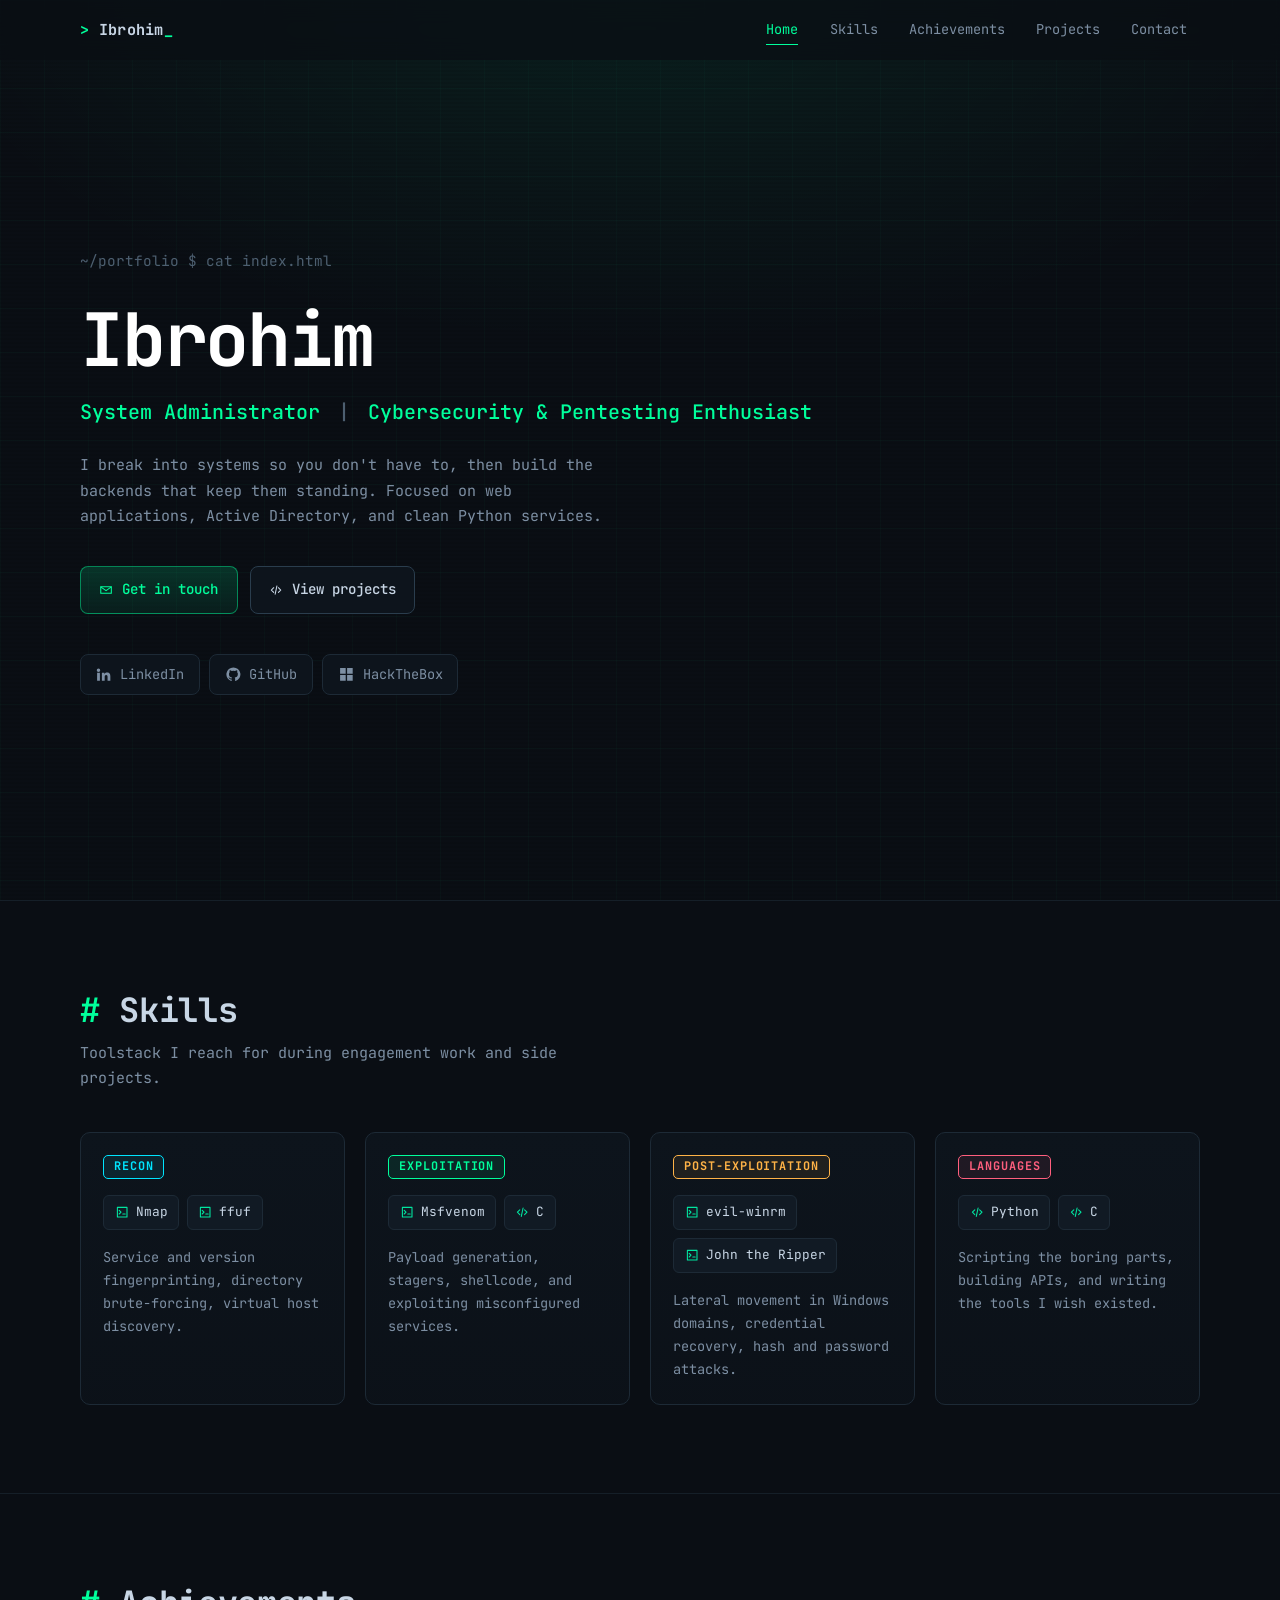
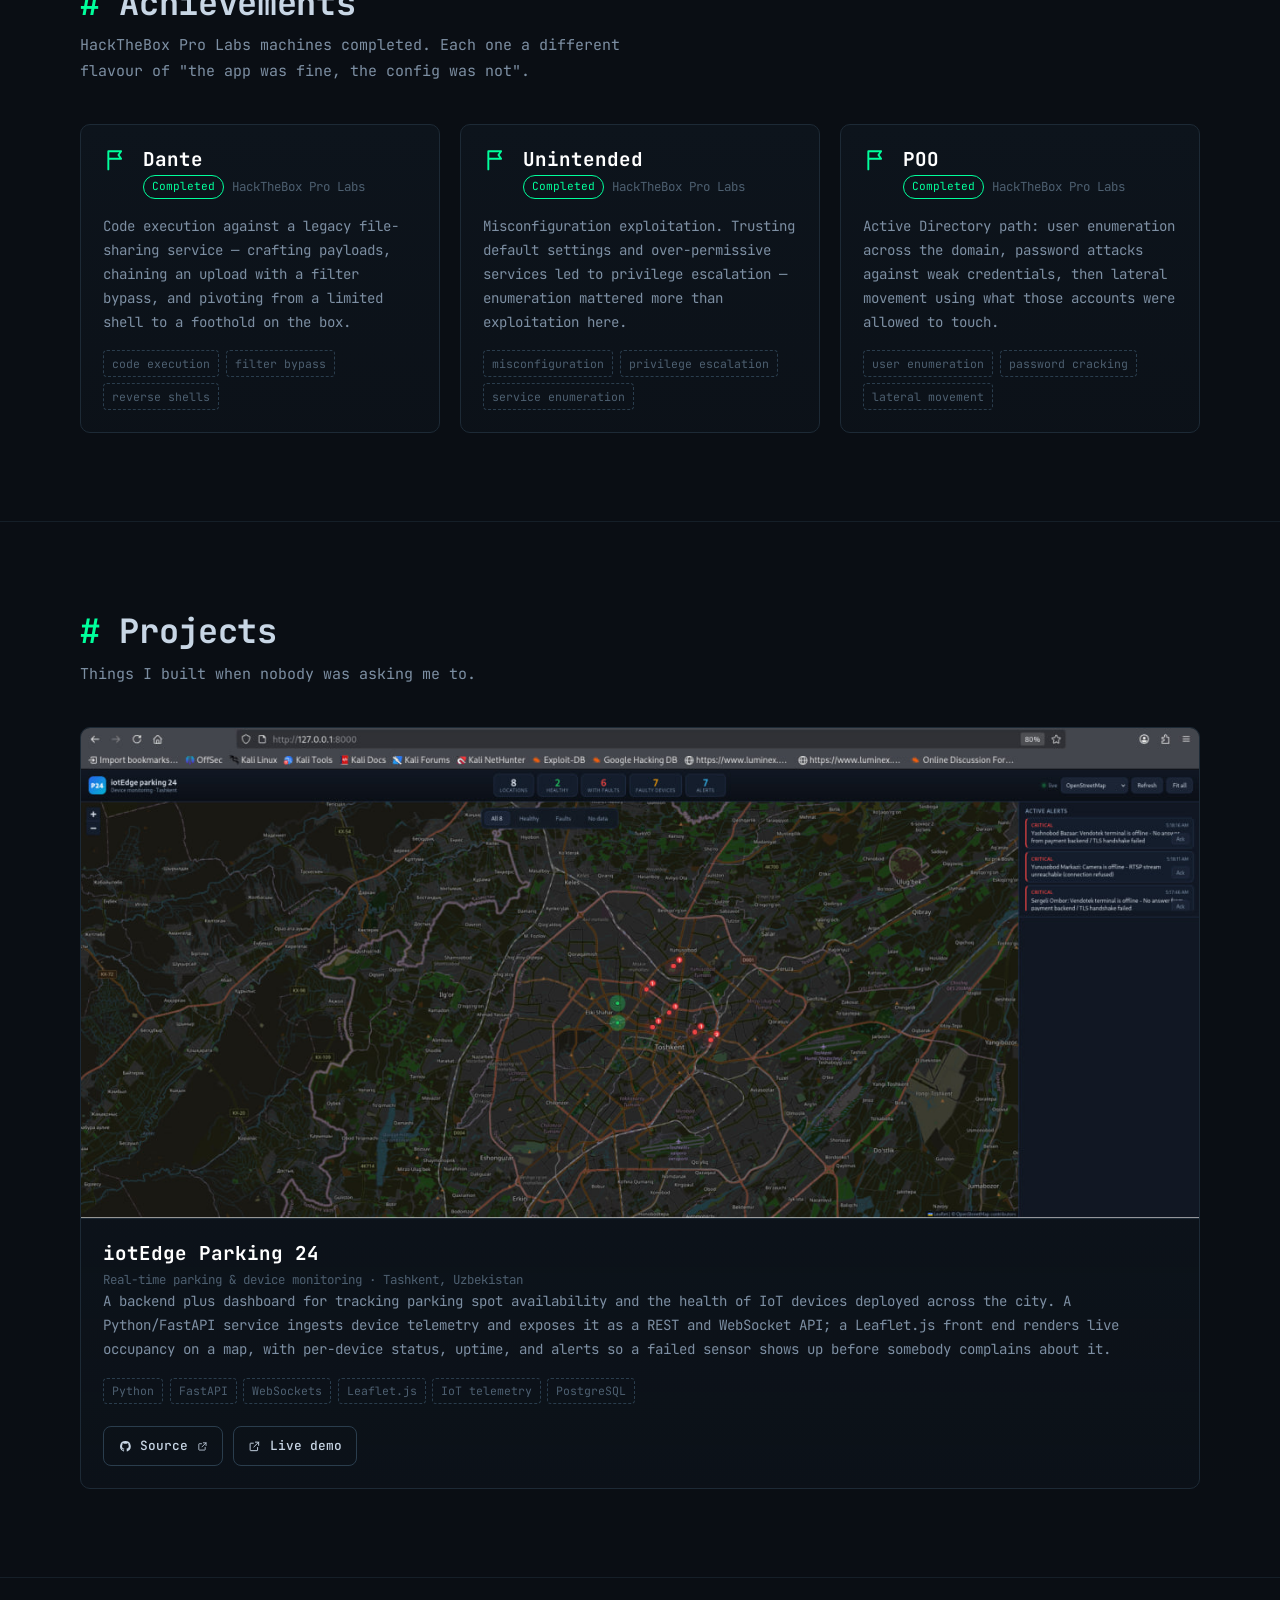
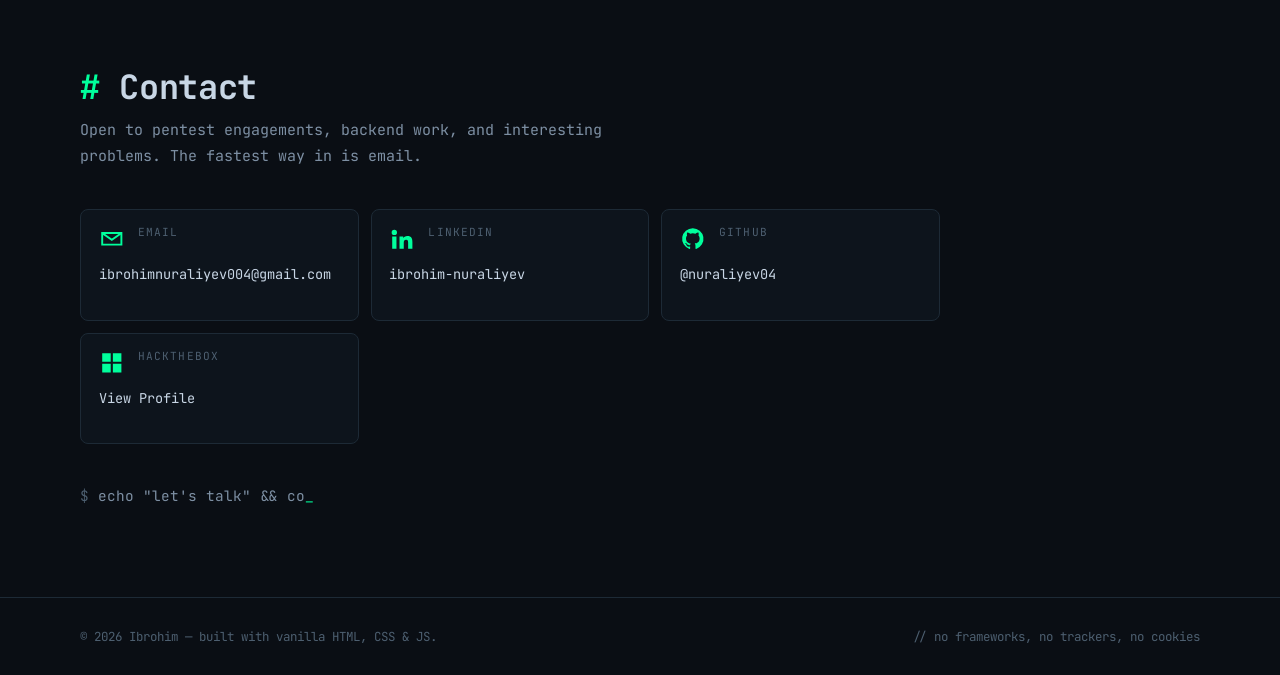
<file: index.html>
<!DOCTYPE html>
<html lang="en">
<head>
<meta charset="UTF-8">
<meta name="viewport" content="width=device-width, initial-scale=1">
<title>Ibrohim — System Administrator | Cybersecurity &amp; Pentesting Enthusiast</title>
<meta name="description" content="Portfolio of a System Administrator &amp; cybersecurity enthusiast focused on pentesting and backend development. HackTheBox Pro Labs: Dante, Unintended, POO.">
<meta name="theme-color" content="#0a0e14">
<link rel="icon" href="assets/favicon.svg" type="image/svg+xml">
<link rel="preconnect" href="https://fonts.googleapis.com">
<link rel="preconnect" href="https://fonts.gstatic.com" crossorigin>
<link rel="stylesheet" href="https://fonts.googleapis.com/css2?family=JetBrains+Mono:wght@400;500;700&display=swap">
<link rel="stylesheet" href="style.css">
</head>
<body>

<a class="skip-link" href="#hero">Skip to content</a>

<!-- ===== Icon sprite (inline, no external icon font) ===== -->
<svg class="sprite" aria-hidden="true" focusable="false" xmlns="http://www.w3.org/2000/svg">
  <symbol id="i-linkedin" viewBox="0 0 24 24"><path fill="currentColor" d="M4.98 3.5A2.5 2.5 0 1 0 5 8.5a2.5 2.5 0 0 0-.02-5zM3 9.75h4v11.5H3v-11.5zm6.5 0h3.83v1.57h.06c.53-.95 1.83-1.96 3.77-1.96 4.03 0 4.78 2.5 4.78 5.76v6.13h-4v-5.44c0-1.3-.02-2.97-1.9-2.97-1.9 0-2.2 1.4-2.2 2.88v5.53h-3.99v-11.5z"/></symbol>
  <symbol id="i-github" viewBox="0 0 24 24"><path fill="currentColor" d="M12 2a10 10 0 0 0-3.16 19.49c.5.09.68-.22.68-.48v-1.7c-2.78.6-3.37-1.34-3.37-1.34-.45-1.16-1.11-1.47-1.11-1.47-.91-.62.07-.6.07-.6 1 .07 1.53 1.03 1.53 1.03.9 1.53 2.34 1.09 2.91.83.09-.65.35-1.09.63-1.34-2.22-.25-4.55-1.11-4.55-4.94 0-1.09.39-1.98 1.03-2.68-.1-.25-.45-1.27.1-2.65 0 0 .84-.27 2.75 1.02a9.5 9.5 0 0 1 5 0c1.91-1.29 2.75-1.02 2.75-1.02.55 1.38.2 2.4.1 2.65.64.7 1.03 1.59 1.03 2.68 0 3.84-2.34 4.68-4.57 4.93.36.31.68.92.68 1.85v2.74c0 .27.18.58.69.48A10 10 0 0 0 12 2z"/></symbol>
  <symbol id="i-htb" viewBox="0 0 24 24"><path fill="currentColor" d="M3 3h8v8H3V3zm10 0h8v8h-8V3zM3 13h8v8H3v-8zm10 0h8v8h-8v-8z"/></symbol>
  <symbol id="i-mail" viewBox="0 0 24 24"><path fill="none" stroke="currentColor" stroke-width="1.8" d="M3 6.5h18v11H3z"/><path fill="none" stroke="currentColor" stroke-width="1.8" stroke-linecap="round" d="m3.5 7 8.5 6 8.5-6"/></symbol>
  <symbol id="i-terminal" viewBox="0 0 24 24"><path fill="none" stroke="currentColor" stroke-width="1.8" stroke-linecap="round" stroke-linejoin="round" d="M4 4h16v16H4zM7 9l3 3-3 3m6 0h4"/></symbol>
  <symbol id="i-flag" viewBox="0 0 24 24"><path fill="none" stroke="currentColor" stroke-width="1.8" stroke-linecap="round" stroke-linejoin="round" d="M5 21V4m0 0h12l-2.5 3.5L17 11H5"/></symbol>
  <symbol id="i-code" viewBox="0 0 24 24"><path fill="none" stroke="currentColor" stroke-width="1.8" stroke-linecap="round" stroke-linejoin="round" d="m8 8-4 4 4 4m8-8 4 4-4 4M13.5 5l-3 14"/></symbol>
  <symbol id="i-external" viewBox="0 0 24 24"><path fill="none" stroke="currentColor" stroke-width="1.8" stroke-linecap="round" stroke-linejoin="round" d="M14 4h6v6M20 4l-9 9M18 14v5a1 1 0 0 1-1 1H5a1 1 0 0 1-1-1V7a1 1 0 0 1 1-1h5"/></symbol>
  <symbol id="i-menu" viewBox="0 0 24 24"><path fill="none" stroke="currentColor" stroke-width="2" stroke-linecap="round" d="M4 7h16M4 12h16M4 17h16"/></symbol>
  <symbol id="i-close" viewBox="0 0 24 24"><path fill="none" stroke="currentColor" stroke-width="2" stroke-linecap="round" d="m6 6 12 12M18 6 6 18"/></symbol>
</svg>

<!-- ===== Nav ===== -->
<header class="nav" id="nav">
  <div class="nav__inner">
    <a class="nav__brand" href="#hero">
      <span class="nav__prompt">&gt;</span> Ibrohim<span class="caret">_</span>
    </a>

    <button class="nav__toggle" id="navToggle" aria-expanded="false" aria-controls="navMenu" aria-label="Open menu">
      <svg class="icon icon--menu" aria-hidden="true"><use href="#i-menu"/></svg>
      <svg class="icon icon--close" aria-hidden="true"><use href="#i-close"/></svg>
    </button>

    <nav class="nav__menu" id="navMenu" aria-label="Main">
      <ul>
        <li><a href="#hero" data-nav>Home</a></li>
        <li><a href="#skills" data-nav>Skills</a></li>
        <li><a href="#achievements" data-nav>Achievements</a></li>
        <li><a href="#projects" data-nav>Projects</a></li>
        <li><a href="#contact" data-nav>Contact</a></li>
      </ul>
    </nav>
  </div>
</header>

<main>

<!-- ===== Hero ===== -->
<section id="hero" class="hero section" aria-labelledby="hero-name">
  <div class="wrap">
    <p class="hero__pre" data-boot>~/portfolio <span class="dim">$</span> <span id="bootLine">whoami</span></p>

    <h1 id="hero-name" class="hero__name glitch" data-text="Ibrohim" data-boot>Ibrohim</h1>

    <p class="hero__title" data-boot>System Administrator <span class="sep">|</span> Cybersecurity &amp; Pentesting Enthusiast</p>

    <p class="hero__tagline" data-boot>
      I break into systems so you don't have to, then build the backends that keep them standing.
      Focused on web applications, Active Directory, and clean Python services.
    </p>

    <div class="hero__actions" data-boot>
      <a class="btn btn--primary" href="#contact">
        <svg class="icon" aria-hidden="true"><use href="#i-mail"/></svg> Get in touch
      </a>
      <a class="btn" href="#projects">
        <svg class="icon" aria-hidden="true"><use href="#i-code"/></svg> View projects
      </a>
    </div>

    <ul class="socials" data-boot>
      <li>
        <a href="https://www.linkedin.com/in/ibrohim-nuraliyev-58aa7a35a/" aria-label="LinkedIn profile">
          <svg class="icon" aria-hidden="true"><use href="#i-linkedin"/></svg>
          <span>LinkedIn</span>
        </a>
      </li>
      <li>
        <a href="https://github.com/nuraliyev04" aria-label="GitHub profile">
          <svg class="icon" aria-hidden="true"><use href="#i-github"/></svg>
          <span>GitHub</span>
        </a>
      </li>
      <li>
        <a href="https://profile.hackthebox.com/profile/019de9fd-64a2-70fb-9017-1d0ecbb6c9e6" aria-label="HackTheBox profile">
          <svg class="icon" aria-hidden="true"><use href="#i-htb"/></svg>
          <span>HackTheBox</span>
        </a>
      </li>
    </ul>
  </div>

  <div class="hero__scanline" aria-hidden="true"></div>
</section>

<!-- ===== Skills ===== -->
<section id="skills" class="section" aria-labelledby="skills-h">
  <div class="wrap">
    <h2 class="section__title reveal"><span class="section__hash">#</span> <span id="skills-h">Skills</span></h2>
    <p class="section__lead reveal">Toolstack I reach for during engagement work and side projects.</p>

    <div class="grid grid--skills">

      <article class="card reveal">
        <h3 class="card__title"><span class="chip chip--recon">Recon</span></h3>
        <ul class="badges">
          <li class="badge"><svg class="icon" aria-hidden="true"><use href="#i-terminal"/></svg> Nmap</li>
          <li class="badge"><svg class="icon" aria-hidden="true"><use href="#i-terminal"/></svg> ffuf</li>
        </ul>
        <p class="card__note">Service and version fingerprinting, directory brute-forcing, virtual host discovery.</p>
      </article>

      <article class="card reveal">
        <h3 class="card__title"><span class="chip chip--exploit">Exploitation</span></h3>
        <ul class="badges">
          <li class="badge"><svg class="icon" aria-hidden="true"><use href="#i-terminal"/></svg> Msfvenom</li>
          <li class="badge"><svg class="icon" aria-hidden="true"><use href="#i-code"/></svg> C</li>
        </ul>
        <p class="card__note">Payload generation, stagers, shellcode, and exploiting misconfigured services.</p>
      </article>

      <article class="card reveal">
        <h3 class="card__title"><span class="chip chip--post">Post-exploitation</span></h3>
        <ul class="badges">
          <li class="badge"><svg class="icon" aria-hidden="true"><use href="#i-terminal"/></svg> evil-winrm</li>
          <li class="badge"><svg class="icon" aria-hidden="true"><use href="#i-terminal"/></svg> John the Ripper</li>
        </ul>
        <p class="card__note">Lateral movement in Windows domains, credential recovery, hash and password attacks.</p>
      </article>

      <article class="card reveal">
        <h3 class="card__title"><span class="chip chip--lang">Languages</span></h3>
        <ul class="badges">
          <li class="badge"><svg class="icon" aria-hidden="true"><use href="#i-code"/></svg> Python</li>
          <li class="badge"><svg class="icon" aria-hidden="true"><use href="#i-code"/></svg> C</li>
        </ul>
        <p class="card__note">Scripting the boring parts, building APIs, and writing the tools I wish existed.</p>
      </article>

    </div>
  </div>
</section>

<!-- ===== Achievements ===== -->
<section id="achievements" class="section" aria-labelledby="ach-h">
  <div class="wrap">
    <h2 class="section__title reveal"><span class="section__hash">#</span> <span id="ach-h">Achievements</span></h2>
    <p class="section__lead reveal">HackTheBox Pro Labs machines completed. Each one a different flavour of "the app was fine, the config was not".</p>

    <div class="grid grid--cards">

      <article class="card card--lab reveal">
        <header class="card__head">
          <svg class="icon icon--accent" aria-hidden="true"><use href="#i-flag"/></svg>
          <div>
            <h3 class="card__name">Dante</h3>
            <p class="card__meta"><span class="status status--done">Completed</span> HackTheBox Pro Labs</p>
          </div>
        </header>
        <p>Code execution against a legacy file-sharing service — crafting payloads, chaining an upload with a filter bypass, and pivoting from a limited shell to a foothold on the box.</p>
        <ul class="tags">
          <li>code execution</li>
          <li>filter bypass</li>
          <li>reverse shells</li>
        </ul>
      </article>

      <article class="card card--lab reveal">
        <header class="card__head">
          <svg class="icon icon--accent" aria-hidden="true"><use href="#i-flag"/></svg>
          <div>
            <h3 class="card__name">Unintended</h3>
            <p class="card__meta"><span class="status status--done">Completed</span> HackTheBox Pro Labs</p>
          </div>
        </header>
        <p>Misconfiguration exploitation. Trusting default settings and over-permissive services led to privilege escalation — enumeration mattered more than exploitation here.</p>
        <ul class="tags">
          <li>misconfiguration</li>
          <li>privilege escalation</li>
          <li>service enumeration</li>
        </ul>
      </article>

      <article class="card card--lab reveal">
        <header class="card__head">
          <svg class="icon icon--accent" aria-hidden="true"><use href="#i-flag"/></svg>
          <div>
            <h3 class="card__name">POO</h3>
            <p class="card__meta"><span class="status status--done">Completed</span> HackTheBox Pro Labs</p>
          </div>
        </header>
        <p>Active Directory path: user enumeration across the domain, password attacks against weak credentials, then lateral movement using what those accounts were allowed to touch.</p>
        <ul class="tags">
          <li>user enumeration</li>
          <li>password cracking</li>
          <li>lateral movement</li>
        </ul>
      </article>

    </div>
  </div>
</section>

<!-- ===== Projects ===== -->
<section id="projects" class="section" aria-labelledby="proj-h">
  <div class="wrap">
    <h2 class="section__title reveal"><span class="section__hash">#</span> <span id="proj-h">Projects</span></h2>
    <p class="section__lead reveal">Things I built when nobody was asking me to.</p>

    <div class="grid grid--cards">
      <article class="card card--project reveal">
        <figure class="shot">
          <img src="assets/iotedge-screenshot.jpg"
               alt="Live Tashkent parking monitoring dashboard with a dark city map of parking locations, active fault alerts, and per-device status for intercom, camera, payment terminal and LED display health"
               width="1280" height="561" loading="lazy" decoding="async">
        </figure>

        <div class="card__body">
          <h3 class="card__name">iotEdge Parking 24</h3>
          <p class="card__meta">Real-time parking &amp; device monitoring · Tashkent, Uzbekistan</p>

          <p>
            A backend plus dashboard for tracking parking spot availability and the health of IoT
            devices deployed across the city. A Python/FastAPI service ingests device telemetry and
            exposes it as a REST and WebSocket API; a Leaflet.js front end renders live occupancy on
            a map, with per-device status, uptime, and alerts so a failed sensor shows up before
            somebody complains about it.
          </p>

          <ul class="tags">
            <li>Python</li>
            <li>FastAPI</li>
            <li>WebSockets</li>
            <li>Leaflet.js</li>
            <li>IoT telemetry</li>
            <li>PostgreSQL</li>
          </ul>

          <div class="card__actions">
            <a class="btn btn--ghost" href="https://github.com/nuraliyev04">
              <svg class="icon" aria-hidden="true"><use href="#i-github"/></svg> Source
              <svg class="icon icon--sm" aria-hidden="true"><use href="#i-external"/></svg>
            </a>
            <a class="btn btn--ghost" href="https://github.com/nuraliyev04">
              <svg class="icon" aria-hidden="true"><use href="#i-external"/></svg> Live demo
            </a>
          </div>
        </div>
      </article>
    </div>
  </div>
</section>

<!-- ===== Contact ===== -->
<section id="contact" class="section" aria-labelledby="contact-h">
  <div class="wrap">
    <h2 class="section__title reveal"><span class="section__hash">#</span> <span id="contact-h">Contact</span></h2>
    <p class="section__lead reveal">Open to pentest engagements, backend work, and interesting problems. The fastest way in is email.</p>

    <ul class="contact-list">
      <li class="reveal">
        <a href="mailto:ibrohimnuraliyev004@gmail.com">
          <svg class="icon icon--accent" aria-hidden="true"><use href="#i-mail"/></svg>
          <span class="contact-list__label">Email</span>
          <span class="contact-list__value">ibrohimnuraliyev004@gmail.com</span>
        </a>
      </li>
      <li class="reveal">
        <a href="https://www.linkedin.com/in/ibrohim-nuraliyev-58aa7a35a/" target="_blank" rel="noopener noreferrer">
          <svg class="icon icon--accent" aria-hidden="true"><use href="#i-linkedin"/></svg>
          <span class="contact-list__label">LinkedIn</span>
          <span class="contact-list__value">ibrohim-nuraliyev</span>
        </a>
      </li>
      <li class="reveal">
        <a href="https://github.com/nuraliyev04" target="_blank" rel="noopener noreferrer">
          <svg class="icon icon--accent" aria-hidden="true"><use href="#i-github"/></svg>
          <span class="contact-list__label">GitHub</span>
          <span class="contact-list__value">@nuraliyev04</span>
        </a>
      </li>
      <li class="reveal">
        <a href="https://profile.hackthebox.com/profile/019de9fd-64a2-70fb-9017-1d0ecbb6c9e6" target="_blank" rel="noopener noreferrer">
          <svg class="icon icon--accent" aria-hidden="true"><use href="#i-htb"/></svg>
          <span class="contact-list__label">HackTheBox</span>
          <span class="contact-list__value">View Profile</span>
        </a>
      </li>
    </ul>

    <p class="terminal-prompt reveal">
      <span class="dim">$</span> <span id="cmdLine"></span><span class="caret blink">_</span>
    </p>
  </div>
</section>

</main>

<footer class="footer">
  <div class="wrap footer__inner">
    <p>&copy; <span id="year">2026</span> Ibrohim — built with vanilla HTML, CSS &amp; JS.</p>
    <p class="dim">// no frameworks, no trackers, no cookies</p>
  </div>
</footer>

<script src="script.js" defer></script>
</body>
</html>
</file>
<file: style.css>
/* ============================================================
   Portfolio — dark terminal theme
   ============================================================ */

:root {
  --bg:        #0a0e14;
  --bg-2:      #0d141c;
  --bg-3:      #111a24;
  --border:    #1d2a36;
  --border-hi: #2a3d4d;

  --fg:        #c8d6e5;
  --fg-dim:    #7d8fa3;
  --fg-faint:  #4d5f70;

  --green:     #00ff9c;
  --green-2:   #00e5a0;
  --cyan:      #00e5ff;
  --amber:     #ffb347;
  --red:       #ff5f7e;

  --font: 'JetBrains Mono', ui-monospace, 'Fira Code', SFMono-Regular,
          Menlo, Consolas, 'Liberation Mono', monospace;

  --nav-h: 60px;
  --radius: 10px;
  --ease: cubic-bezier(.22, .61, .36, 1);
}

/* ---------- Reset ---------- */
*, *::before, *::after { box-sizing: border-box; }

html {
  scroll-behavior: smooth;
  scroll-padding-top: var(--nav-h);
  -webkit-text-size-adjust: 100%;
}

body {
  margin: 0;
  background: var(--bg);
  color: var(--fg);
  font-family: var(--font);
  font-size: 15px;
  line-height: 1.7;
  overflow-x: hidden;

  /* faint grid + vignette, pure CSS so no image request */
  background-image:
    linear-gradient(rgba(0, 229, 160, .028) 1px, transparent 1px),
    linear-gradient(90deg, rgba(0, 229, 160, .028) 1px, transparent 1px),
    radial-gradient(ellipse 80% 55% at 50% 0%, rgba(0, 255, 156, .07), transparent 70%);
  background-size: 44px 44px, 44px 44px, 100% 100%;
  background-attachment: fixed, fixed, fixed;
}

h1, h2, h3 { line-height: 1.25; margin: 0; font-weight: 700; }
p { margin: 0; }
ul { margin: 0; padding: 0; list-style: none; }
a { color: inherit; text-decoration: none; }
img { max-width: 100%; display: block; }
code {
  font-family: var(--font);
  color: var(--green-2);
  background: rgba(0, 255, 156, .08);
  border: 1px solid var(--border);
  border-radius: 4px;
  padding: .1em .4em;
  font-size: .9em;
}

::selection { background: rgba(0, 255, 156, .25); color: #fff; }

:focus-visible {
  outline: 2px solid var(--green);
  outline-offset: 3px;
  border-radius: 3px;
}

/* Firefox scrollbar */
* { scrollbar-color: var(--border-hi) var(--bg); }
::-webkit-scrollbar { width: 10px; height: 10px; }
::-webkit-scrollbar-track { background: var(--bg); }
::-webkit-scrollbar-thumb {
  background: var(--border-hi);
  border-radius: 6px;
  border: 2px solid var(--bg);
}
::-webkit-scrollbar-thumb:hover { background: var(--green-2); }

.sprite { position: absolute; width: 0; height: 0; overflow: hidden; }

.skip-link {
  position: absolute;
  top: -60px; left: 12px;
  z-index: 100;
  background: var(--green);
  color: #04120c;
  font-weight: 700;
  padding: 10px 16px;
  border-radius: 0 0 6px 6px;
  transition: top .2s var(--ease);
}
.skip-link:focus { top: 0; }

/* ---------- Layout ---------- */
.wrap {
  width: min(1120px, 100% - 3rem);
  margin-inline: auto;
}

.section { padding: 5.5rem 0; position: relative; }
.section + .section { border-top: 1px solid rgba(29, 42, 54, .6); }

.section__title {
  font-size: clamp(1.6rem, 4vw, 2.1rem);
  letter-spacing: -.01em;
  margin-bottom: .6rem;
}
.section__hash { color: var(--green); }
.section__lead {
  color: var(--fg-dim);
  max-width: 62ch;
  margin-bottom: 2.5rem;
}

.dim { color: var(--fg-faint); }

.grid { display: grid; gap: 1.25rem; }
.grid--skills { grid-template-columns: repeat(auto-fit, minmax(250px, 1fr)); }
.grid--cards  { grid-template-columns: repeat(auto-fit, minmax(300px, 1fr)); }

.icon { width: 1em; height: 1em; flex: none; }
.icon--sm { width: .85em; height: .85em; }
.icon--accent { color: var(--green); width: 1.6rem; height: 1.6rem; }

.caret {
  color: var(--green);
  animation: blink 1.1s steps(1) infinite;
}
.blink { animation: blink 1.1s steps(1) infinite; }
@keyframes blink { 50% { opacity: 0; } }

/* ---------- Nav ---------- */
.nav {
  position: fixed;
  inset: 0 0 auto 0;
  z-index: 50;
  height: var(--nav-h);
  background: rgba(10, 14, 20, .72);
  backdrop-filter: blur(12px);
  -webkit-backdrop-filter: blur(12px);
  border-bottom: 1px solid transparent;
  transition: border-color .25s, background .25s;
}
.nav.is-stuck {
  background: rgba(10, 14, 20, .92);
  border-bottom-color: var(--border);
}

.nav__inner {
  width: min(1120px, 100% - 3rem);
  margin-inline: auto;
  height: 100%;
  display: flex;
  align-items: center;
  justify-content: space-between;
  gap: 1rem;
}

.nav__brand {
  font-weight: 700;
  font-size: .95rem;
  letter-spacing: .02em;
  white-space: nowrap;
}
.nav__prompt { color: var(--green); }

.nav__menu ul { display: flex; gap: .35rem; }

.nav__menu a {
  display: block;
  padding: .45rem .8rem;
  font-size: .85rem;
  color: var(--fg-dim);
  border-radius: 6px;
  position: relative;
  transition: color .2s, background .2s;
}
.nav__menu a:hover { color: var(--fg); background: rgba(255, 255, 255, .04); }

.nav__menu a::after {
  content: "";
  position: absolute;
  left: .8rem; right: .8rem; bottom: .2rem;
  height: 1px;
  background: var(--green);
  transform: scaleX(0);
  transform-origin: left;
  transition: transform .25s var(--ease);
}
.nav__menu a:hover::after,
.nav__menu a.is-active::after { transform: scaleX(1); }
.nav__menu a.is-active { color: var(--green); }

.nav__toggle {
  display: none;
  background: none;
  border: 1px solid var(--border);
  border-radius: 6px;
  color: var(--fg);
  width: 40px; height: 36px;
  font-size: 1.1rem;
  cursor: pointer;
  align-items: center;
  justify-content: center;
}
.nav__toggle .icon--close { display: none; }
.nav.is-open .nav__toggle .icon--menu { display: none; }
.nav.is-open .nav__toggle .icon--close { display: block; }

/* ---------- Hero ---------- */
.hero {
  min-height: 100svh;
  display: flex;
  align-items: center;
  padding-top: calc(var(--nav-h) + 3rem);
  padding-bottom: 4rem;
}
.hero .wrap { position: relative; z-index: 1; }

.hero__pre {
  color: var(--fg-faint);
  font-size: .9rem;
  margin-bottom: 1.25rem;
}

.hero__name {
  font-size: clamp(2.4rem, 9vw, 4.6rem);
  letter-spacing: -.03em;
  margin-bottom: .6rem;
  color: #fff;
}

.hero__title {
  color: var(--green);
  font-size: clamp(.95rem, 2.6vw, 1.25rem);
  font-weight: 500;
  margin-bottom: 1.5rem;
}
.hero__title .sep { color: var(--fg-faint); margin: 0 .3em; }

.hero__tagline {
  color: var(--fg-dim);
  max-width: 58ch;
  margin-bottom: 2.25rem;
}

.hero__actions {
  display: flex;
  flex-wrap: wrap;
  gap: .75rem;
  margin-bottom: 2.5rem;
}

.socials {
  display: flex;
  flex-wrap: wrap;
  gap: .6rem;
}
.socials a {
  display: inline-flex;
  align-items: center;
  gap: .5rem;
  padding: .5rem .9rem;
  font-size: .85rem;
  color: var(--fg-dim);
  background: var(--bg-2);
  border: 1px solid var(--border);
  border-radius: 8px;
  transition: color .2s, border-color .2s, transform .2s var(--ease), box-shadow .2s;
}
.socials a .icon { width: 1.05rem; height: 1.05rem; }
.socials a:hover {
  color: var(--green);
  border-color: var(--green-2);
  transform: translateY(-2px);
  box-shadow: 0 6px 20px -8px rgba(0, 255, 156, .5);
}

.hero__scanline {
  position: absolute;
  inset: 0;
  pointer-events: none;
  background: repeating-linear-gradient(
    to bottom,
    transparent 0 2px,
    rgba(0, 0, 0, .16) 2px 4px
  );
  opacity: .5;
  z-index: 0;
}

/* ---------- Buttons ---------- */
.btn {
  display: inline-flex;
  align-items: center;
  gap: .55rem;
  padding: .7rem 1.15rem;
  font-family: inherit;
  font-size: .88rem;
  font-weight: 500;
  color: var(--fg);
  background: var(--bg-2);
  border: 1px solid var(--border-hi);
  border-radius: 8px;
  cursor: pointer;
  transition: color .2s, border-color .2s, background .2s, transform .2s var(--ease);
}
.btn:hover {
  color: var(--green);
  border-color: var(--green-2);
  transform: translateY(-2px);
}
.btn--primary {
  background: linear-gradient(180deg, rgba(0, 255, 156, .16), rgba(0, 255, 156, .07));
  border-color: rgba(0, 255, 156, .45);
  color: var(--green);
}
.btn--primary:hover { background: rgba(0, 255, 156, .22); }
.btn--ghost { background: transparent; font-size: .8rem; padding: .5rem .9rem; }

/* ---------- Cards ---------- */
.card {
  background: linear-gradient(180deg, var(--bg-2), rgba(13, 20, 28, .55));
  border: 1px solid var(--border);
  border-radius: var(--radius);
  padding: 1.4rem;
  position: relative;
  overflow: hidden;
  transition: border-color .25s, transform .25s var(--ease), box-shadow .25s;
}
/* top hairline that lights up on hover */
.card::before {
  content: "";
  position: absolute;
  inset: 0 0 auto 0;
  height: 1px;
  background: linear-gradient(90deg, transparent, var(--green-2), transparent);
  opacity: 0;
  transition: opacity .25s;
}
.card:hover {
  border-color: var(--border-hi);
  transform: translateY(-3px);
  box-shadow: 0 14px 34px -20px rgba(0, 0, 0, .9);
}
.card:hover::before { opacity: 1; }

.card__title { font-size: 1rem; margin-bottom: 1rem; }
.card__note { color: var(--fg-dim); font-size: .85rem; }

.card__head {
  display: flex;
  gap: .85rem;
  align-items: flex-start;
  margin-bottom: 1rem;
}
.card__name { font-size: 1.2rem; color: #fff; }
.card__meta {
  color: var(--fg-faint);
  font-size: .78rem;
  display: flex;
  align-items: center;
  gap: .5rem;
  flex-wrap: wrap;
  margin-top: .2rem;
}
.card--lab > p { color: var(--fg-dim); font-size: .88rem; }

.status {
  font-size: .7rem;
  padding: .1rem .5rem;
  border-radius: 999px;
  border: 1px solid currentColor;
}
.status--done { color: var(--green); }

.chip {
  display: inline-block;
  font-size: .74rem;
  font-weight: 700;
  letter-spacing: .08em;
  text-transform: uppercase;
  padding: .22rem .6rem;
  border-radius: 5px;
  border: 1px solid currentColor;
}
.chip--recon  { color: var(--cyan);  background: rgba(0, 229, 255, .08); }
.chip--exploit{ color: var(--green); background: rgba(0, 255, 156, .08); }
.chip--post   { color: var(--amber); background: rgba(255, 179, 71, .08); }
.chip--lang   { color: var(--red);   background: rgba(255, 95, 126, .08); }

/* ---------- Badges ---------- */
.badges {
  display: flex;
  flex-wrap: wrap;
  gap: .5rem;
  margin-bottom: 1rem;
}
.badge {
  display: inline-flex;
  align-items: center;
  gap: .4rem;
  font-size: .8rem;
  color: var(--fg);
  background: var(--bg-3);
  border: 1px solid var(--border);
  border-radius: 6px;
  padding: .35rem .65rem;
  transition: border-color .2s, color .2s, transform .2s var(--ease);
}
.badge .icon { width: .9rem; height: .9rem; color: var(--green-2); }
.badge:hover {
  border-color: var(--green-2);
  color: var(--green);
  transform: translateY(-2px);
}

/* ---------- Tags ---------- */
.tags {
  display: flex;
  flex-wrap: wrap;
  gap: .4rem;
  margin-top: 1rem;
}
.tags li {
  font-size: .72rem;
  color: var(--fg-faint);
  border: 1px dashed var(--border-hi);
  border-radius: 4px;
  padding: .15rem .5rem;
}

/* ---------- Project ---------- */
.card--project { padding: 0; }
.shot { margin: 0; position: relative; border-bottom: 1px solid var(--border); }
.shot img { width: 100%; height: auto; }
.shot__hint {
  position: absolute;
  left: 0; right: 0; bottom: 0;
  font-size: .7rem;
  color: var(--fg-faint);
  background: rgba(10, 14, 20, .8);
  padding: .35rem .9rem;
  border-top: 1px solid var(--border);
}
.card__body { padding: 1.4rem; }
.card__body > p:not(.card__meta) { color: var(--fg-dim); font-size: .88rem; }
.card__actions { display: flex; flex-wrap: wrap; gap: .6rem; margin-top: 1.4rem; }

/* ---------- Contact ---------- */
.contact-list {
  display: grid;
  grid-template-columns: repeat(auto-fit, minmax(260px, 1fr));
  gap: .75rem;
  max-width: 860px;
  margin: 0;
  padding: 0;
  list-style: none;
}
.contact-list li {
  list-style: none;
}
.contact-list a {
  display: grid;
  grid-template-columns: auto 1fr;
  grid-template-rows: auto auto;
  align-items: flex-start;
  gap: .85rem;
  padding: 1rem 1.1rem;
  background: var(--bg-2);
  border: 1px solid var(--border);
  border-radius: 8px;
  transition: border-color .2s, transform .2s var(--ease), background .2s;
  text-decoration: none;
  min-height: 6.1rem; /* uniform card height: icon + label row + 2-line value row + padding */
}
.contact-list a:hover {
  border-color: var(--green-2);
  background: var(--bg-3);
  transform: translateY(-2px);
}
.contact-list a .icon {
  grid-column: 1;
  grid-row: 1;
}
.contact-list a .contact-list__label {
  grid-column: 2;
  grid-row: 1;
}
.contact-list a .contact-list__value {
  grid-column: 1 / span 2;
  grid-row: 2;
  align-self: center;      /* vertically center value inside its row */
  min-height: 2.4rem;      /* two value lines — keeps all cards the same height */
  font-size: .85rem;
  color: var(--fg);
  line-height: 1.4;
  white-space: normal;
  overflow-wrap: break-word; /* break long tokens (emails, UUIDs) at word boundaries */
  word-break: break-word;
  overflow: hidden;
  display: -webkit-box;
  -webkit-box-orient: vertical;
  -webkit-line-clamp: 2; /* clamp to 2 lines so cards stay uniform height */
  line-clamp: 2;
  text-overflow: ellipsis; /* truncate + ellipsis when text is too long */
}
.contact-list__label {
  font-size: .7rem;
  text-transform: uppercase;
  letter-spacing: .1em;
  color: var(--fg-faint);
  line-height: 1.1;
}

.terminal-prompt {
  margin-top: 2.5rem;
  color: var(--fg-dim);
  font-size: .9rem;
  min-height: 1.7em;
}

/* ---------- Footer ---------- */
.footer {
  border-top: 1px solid var(--border);
  padding: 1.75rem 0;
  color: var(--fg-faint);
  font-size: .78rem;
}
.footer__inner {
  display: flex;
  justify-content: space-between;
  gap: 1rem;
  flex-wrap: wrap;
}

/* ============================================================
   Animations
   ============================================================ */

/* Load: staged reveal of hero elements */
[data-boot] {
  opacity: 0;
  transform: translateY(12px);
  animation: boot-in .55s var(--ease) forwards;
}
.hero__pre { animation-delay: .05s; }
.hero__name { animation-delay: .1s; }
.hero__title { animation-delay: .2s; }
.hero__tagline { animation-delay: .3s; }
.hero__actions { animation-delay: .4s; }
.socials { animation-delay: .5s; }

@keyframes boot-in {
  to { opacity: 1; transform: none; }
}

/* Scroll reveal */
.reveal {
  opacity: 0;
  transform: translateY(18px);
  transition: opacity .5s var(--ease), transform .5s var(--ease);
}
.reveal.is-in { opacity: 1; transform: none; }

/* Glitch on the name — one short burst on load, then settles */
.glitch { position: relative; }
.glitch::before,
.glitch::after {
  content: attr(data-text);
  position: absolute;
  inset: 0;
  pointer-events: none;
  opacity: 0;
  clip-path: inset(0 0 0 0);
}
.glitch::before { color: var(--red);  animation: glitch-a .7s steps(2) 1 .35s; }
.glitch::after  { color: var(--cyan); animation: glitch-b .7s steps(2) 1 .35s; }

@keyframes glitch-a {
  0%   { opacity: .75; transform: translate(-2px, 0); clip-path: inset(12% 0 62% 0); }
  25%  { opacity: .75; transform: translate(3px, 0);  clip-path: inset(48% 0 28% 0); }
  50%  { opacity: .6;  transform: translate(-2px, 0); clip-path: inset(72% 0 10% 0); }
  75%  { opacity: .6;  transform: translate(2px, 0);  clip-path: inset(28% 0 50% 0); }
  100% { opacity: 0; }
}
@keyframes glitch-b {
  0%   { opacity: .75; transform: translate(2px, 0);  clip-path: inset(58% 0 20% 0); }
  25%  { opacity: .75; transform: translate(-3px, 0); clip-path: inset(20% 0 58% 0); }
  50%  { opacity: .6;  transform: translate(2px, 0);  clip-path: inset(8% 0 74% 0); }
  75%  { opacity: .6;  transform: translate(-2px, 0); clip-path: inset(66% 0 16% 0); }
  100% { opacity: 0; }
}

/* ============================================================
   Responsive
   ============================================================ */

@media (max-width: 820px) {
  .nav__toggle { display: inline-flex; }

  .nav__menu {
    position: fixed;
    inset: var(--nav-h) 0 auto 0;
    background: rgba(10, 14, 20, .97);
    backdrop-filter: blur(12px);
    -webkit-backdrop-filter: blur(12px);
    border-bottom: 1px solid var(--border);
    padding: .5rem 1.5rem 1.25rem;
    display: none;
  }
  .nav.is-open .nav__menu { display: block; }
  .nav__menu ul { flex-direction: column; gap: 0; }
  .nav__menu a { padding: .8rem .4rem; font-size: .95rem; border-bottom: 1px solid rgba(29, 42, 54, .5); }
  .nav__menu a::after { display: none; }
  .nav__menu a.is-active { color: var(--green); }

  .section { padding: 3.75rem 0; }
  .hero { padding-top: calc(var(--nav-h) + 2rem); }
  .hero__actions .btn { flex: 1 1 auto; justify-content: center; }
}

@media (max-width: 460px) {
  .wrap, .nav__inner { width: min(1120px, 100% - 2rem); }
  .socials a span { display: none; }
  .socials a { padding: .6rem .8rem; }
  .footer__inner { flex-direction: column; gap: .35rem; }
}

/* ---------- Motion & contrast preferences ---------- */
@media (prefers-reduced-motion: reduce) {
  html { scroll-behavior: auto; }
  *, *::before, *::after {
    animation-duration: .001ms !important;
    animation-iteration-count: 1 !important;
    transition-duration: .001ms !important;
  }
  [data-boot], .reveal { opacity: 1; transform: none; }
  .glitch::before, .glitch::after { display: none; }
}

@media print {
  .nav, .hero__scanline, .skip-link { display: none; }
  body { background: #fff; color: #000; }
  .card, .badge { border-color: #999; }
}
</file>
